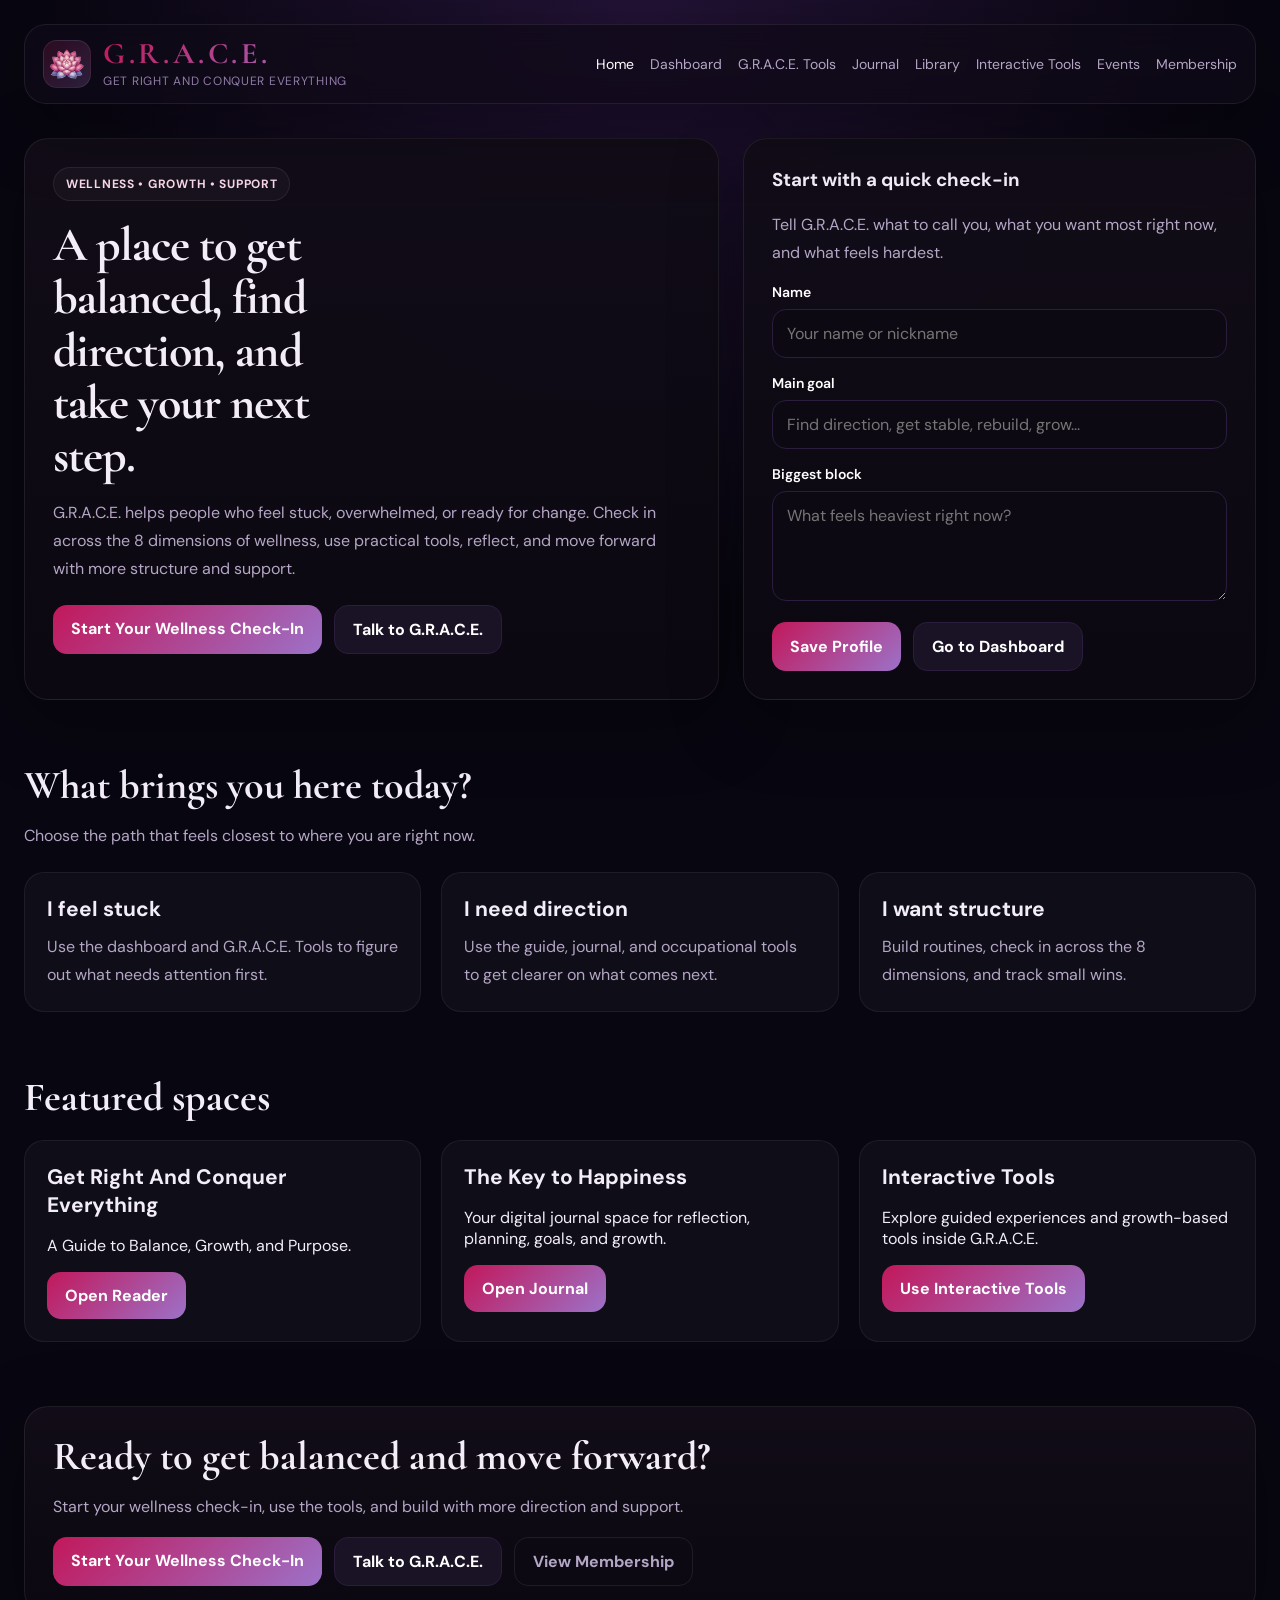
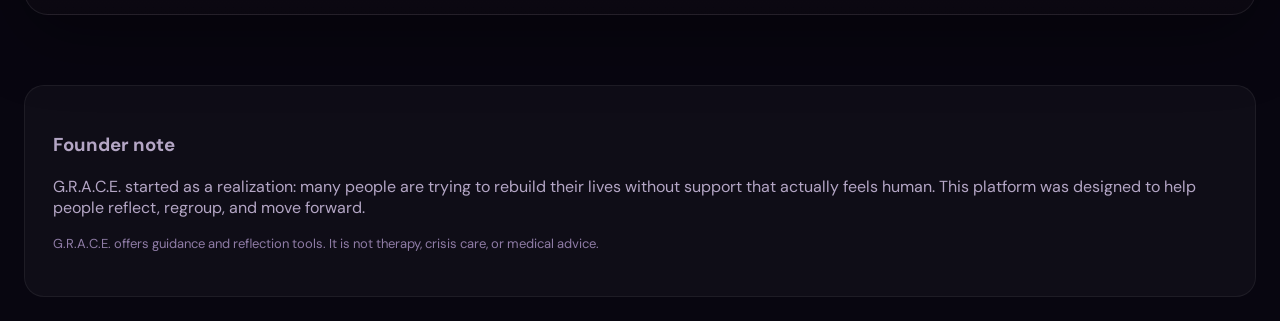
<file: index.html>
<!DOCTYPE html>
<html lang="en">
<head>
  <meta charset="UTF-8" />
  <meta name="viewport" content="width=device-width, initial-scale=1.0" />
  <title>G.R.A.C.E. | Get Right And Conquer Everything</title>
  <meta
    name="description"
    content="G.R.A.C.E. helps people find balance, direction, structure, and support through the 8 dimensions of wellness, practical tools, and guided reflection."
  />
  <link rel="preconnect" href="https://fonts.googleapis.com" />
  <link rel="preconnect" href="https://fonts.gstatic.com" crossorigin />
  <link
    href="https://fonts.googleapis.com/css2?family=Cormorant+Garamond:wght@500;600;700&family=DM+Sans:wght@400;500;700&display=swap"
    rel="stylesheet"
  />
  <link rel="stylesheet" href="styles.css" />
</head>
<body>
  <div id="statusMessage" class="status-message hidden"></div>

  <div class="page-wrap">
    <header class="topbar">
      <div class="brand">
        <div class="logo-wrap">
          <img src="logo.PNG" class="logo" alt="G.R.A.C.E. logo" />
        </div>
        <div>
          <h2 class="brand-title">G.R.A.C.E.</h2>
          <div class="brand-sub">Get Right And Conquer Everything</div>
        </div>
      </div>

      <nav class="nav">
        <a data-page="home" href="index.html">Home</a>
        <a data-page="dashboard" href="dashboard.html">Dashboard</a>
        <a data-page="tools" href="tools.html">G.R.A.C.E. Tools</a>
        <a data-page="journal" href="journal.html">Journal</a>
        <a data-page="library" href="library.html">Library</a>
        <a data-page="games" href="games.html">Interactive Tools</a>
        <a data-page="events" href="events.html">Events</a>
        <a data-page="membership" href="membership.html">Membership</a>
      </nav>
    </header>

    <section class="hero">
      <div class="card">
        <div class="eyebrow">Wellness • Growth • Support</div>
        <h1 class="hero-title-sm">A place to get balanced, find direction, and take your next step.</h1>
        <p>
          G.R.A.C.E. helps people who feel stuck, overwhelmed, or ready for change.
          Check in across the 8 dimensions of wellness, use practical tools, reflect,
          and move forward with more structure and support.
        </p>

        <div class="btn-row mt-22">
          <a class="btn btn-primary" href="dashboard.html">Start Your Wellness Check-In</a>
          <a class="btn btn-secondary" href="tools.html">Talk to G.R.A.C.E.</a>
        </div>
      </div>

      <div class="card">
        <h3 class="mt-0">Start with a quick check-in</h3>
        <p>Tell G.R.A.C.E. what to call you, what you want most right now, and what feels hardest.</p>

        <label class="field">
          <span>Name</span>
          <input id="profileName" class="input" type="text" placeholder="Your name or nickname" />
        </label>

        <label class="field">
          <span>Main goal</span>
          <input id="profileGoal" class="input" type="text" placeholder="Find direction, get stable, rebuild, grow..." />
        </label>

        <label class="field">
          <span>Biggest block</span>
          <textarea id="profileBlock" class="textarea" placeholder="What feels heaviest right now?"></textarea>
        </label>

        <div class="btn-row">
          <button class="btn btn-primary" id="saveProfileBtn" type="button">Save Profile</button>
          <a class="btn btn-secondary" href="dashboard.html">Go to Dashboard</a>
        </div>
      </div>
    </section>

    <section class="section">
      <div class="section-head">
        <h2>What brings you here today?</h2>
        <p>Choose the path that feels closest to where you are right now.</p>
      </div>

      <div class="grid-3">
        <a class="feature-link-card" href="tools.html?start=I%20feel%20stuck">
          <h3>I feel stuck</h3>
          <p>Use the dashboard and G.R.A.C.E. Tools to figure out what needs attention first.</p>
        </a>

        <a class="feature-link-card" href="tools.html?start=I%20need%20direction">
          <h3>I need direction</h3>
          <p>Use the guide, journal, and occupational tools to get clearer on what comes next.</p>
        </a>

        <a class="feature-link-card" href="tools.html?start=I%20want%20structure">
          <h3>I want structure</h3>
          <p>Build routines, check in across the 8 dimensions, and track small wins.</p>
        </a>
      </div>
    </section>

    <section class="section">
      <div class="section-head">
        <h2>Featured spaces</h2>
      </div>

      <div class="grid-3">
        <div class="reader-card">
          <h3>Get Right And Conquer Everything</h3>
          <p>A Guide to Balance, Growth, and Purpose.</p>
          <div class="btn-row">
            <a class="btn btn-primary" href="guide.html">Open Reader</a>
          </div>
        </div>

        <div class="reader-card">
          <h3>The Key to Happiness</h3>
          <p>Your digital journal space for reflection, planning, goals, and growth.</p>
          <div class="btn-row">
            <a class="btn btn-primary" href="journal.html">Open Journal</a>
          </div>
        </div>

        <div class="game-card">
          <h3>Interactive Tools</h3>
          <p>Explore guided experiences and growth-based tools inside G.R.A.C.E.</p>
          <div class="btn-row">
            <a class="btn btn-primary" href="games.html">Use Interactive Tools</a>
          </div>
        </div>
      </div>
    </section>

    <section class="section">
      <div class="card">
        <div class="section-head mb-14">
          <h2>Ready to get balanced and move forward?</h2>
          <p>Start your wellness check-in, use the tools, and build with more direction and support.</p>
        </div>

        <div class="btn-row">
          <a class="btn btn-primary" href="dashboard.html">Start Your Wellness Check-In</a>
          <a class="btn btn-secondary" href="tools.html">Talk to G.R.A.C.E.</a>
          <a class="btn btn-ghost" href="membership.html">View Membership</a>
        </div>
      </div>
    </section>

    <footer class="footer">
      <h3>Founder note</h3>
      <p>
        G.R.A.C.E. started as a realization: many people are trying to rebuild their lives
        without support that actually feels human. This platform was designed to help people
        reflect, regroup, and move forward.
      </p>
      <p class="small">
        G.R.A.C.E. offers guidance and reflection tools. It is not therapy, crisis care, or medical advice.
      </p>
    </footer>
  </div>

  <script src="data.js"></script>
  <script src="app.js"></script>
</body>
</html>
</file>
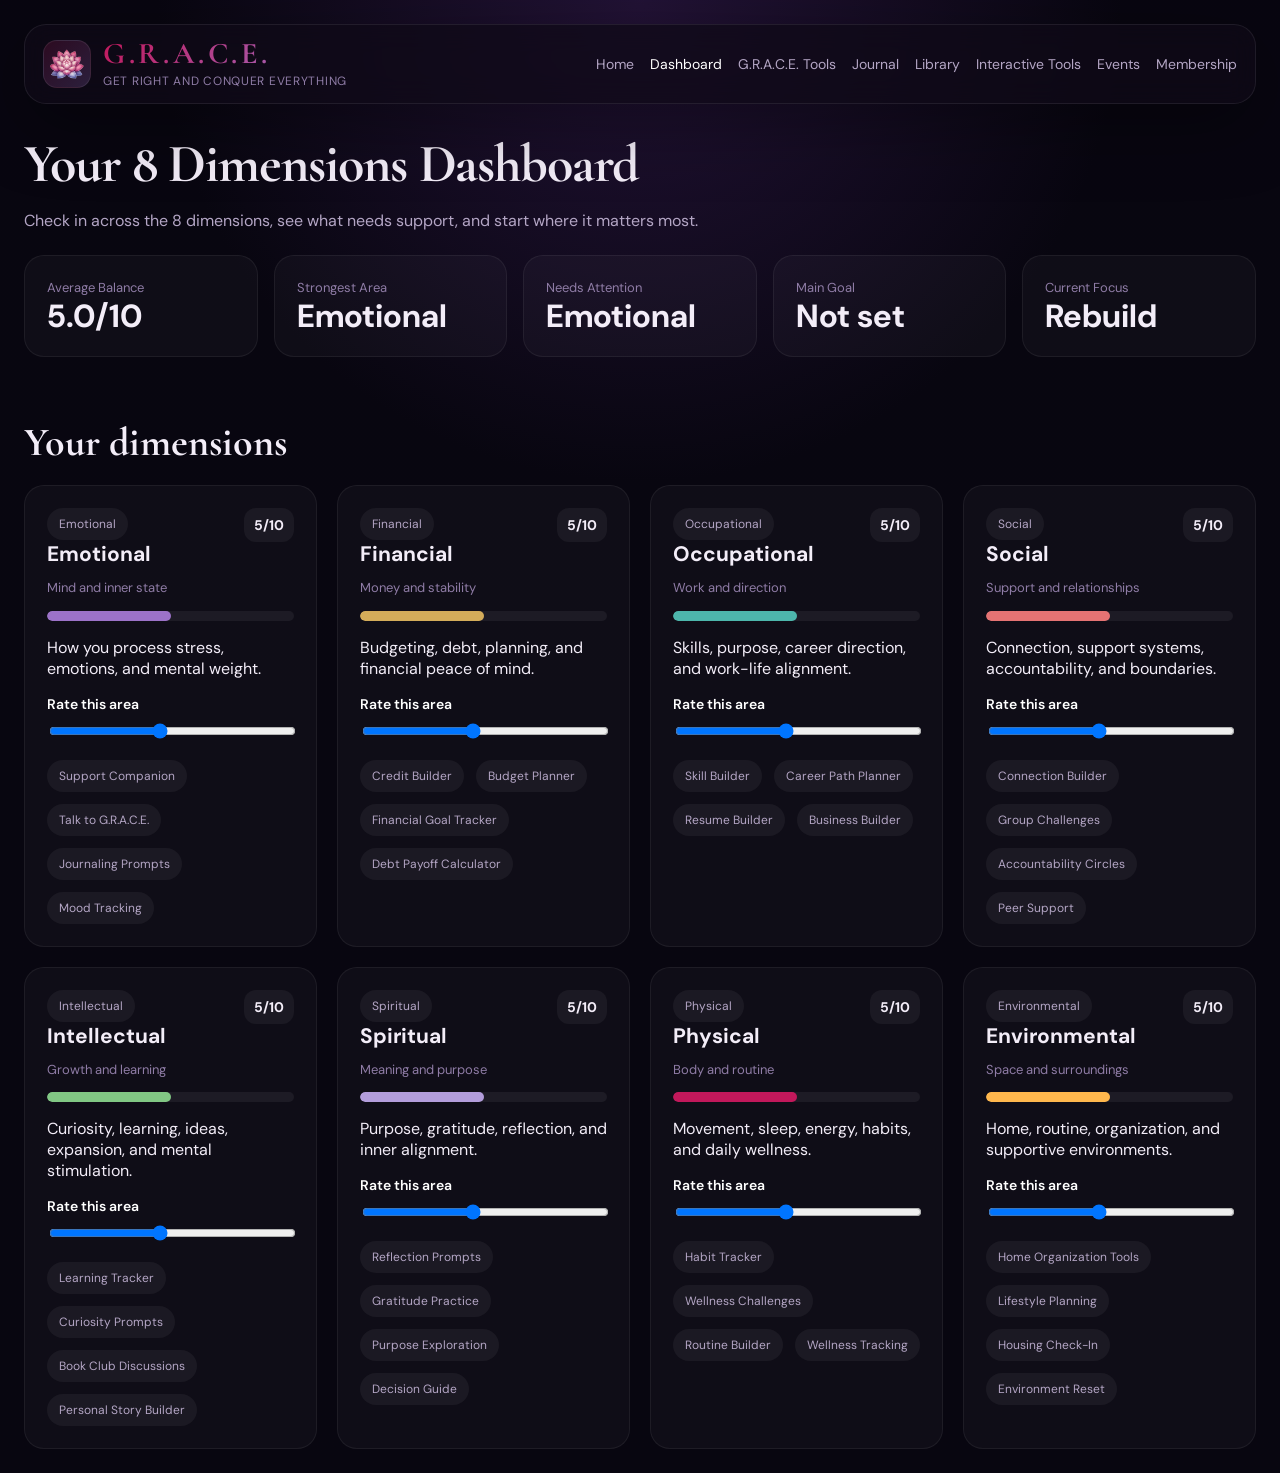
<file: dashboard.html>
<!DOCTYPE html>
<html lang="en">
<head>
  <meta charset="UTF-8" />
  <meta name="viewport" content="width=device-width, initial-scale=1.0" />
  <title>Dashboard | G.R.A.C.E.</title>
  <link rel="preconnect" href="https://fonts.googleapis.com" />
  <link rel="preconnect" href="https://fonts.gstatic.com" crossorigin />
  <link
    href="https://fonts.googleapis.com/css2?family=Cormorant+Garamond:wght@500;600;700&family=DM+Sans:wght@400;500;700&display=swap"
    rel="stylesheet"
  />
  <link rel="stylesheet" href="styles.css" />
</head>
<body>
  <div id="statusMessage" class="status-message hidden"></div>

  <div class="page-wrap">
    <header class="topbar">
      <div class="brand">
        <div class="logo-wrap">
          <img src="logo.PNG" class="logo" alt="G.R.A.C.E. logo" />
        </div>
        <div>
          <h2 class="brand-title">G.R.A.C.E.</h2>
          <div class="brand-sub">Get Right And Conquer Everything</div>
        </div>
      </div>

      <nav class="nav">
        <a data-page="home" href="index.html">Home</a>
        <a data-page="dashboard" href="dashboard.html">Dashboard</a>
        <a data-page="tools" href="tools.html">G.R.A.C.E. Tools</a>
        <a data-page="journal" href="journal.html">Journal</a>
        <a data-page="library" href="library.html">Library</a>
        <a data-page="games" href="games.html">Interactive Tools</a>
        <a data-page="events" href="events.html">Events</a>
        <a data-page="membership" href="membership.html">Membership</a>
      </nav>
    </header>

    <div class="page-head">
      <h1>Your 8 Dimensions Dashboard</h1>
      <p>Check in across the 8 dimensions, see what needs support, and start where it matters most.</p>
    </div>

    <div class="kpi-grid">
      <div class="kpi">
        <div class="small">Average Balance</div>
        <div class="metric" id="avgScore">5.0/10</div>
      </div>

      <div class="kpi">
        <div class="small">Strongest Area</div>
        <div class="metric" id="bestDimension">—</div>
      </div>

      <div class="kpi">
        <div class="small">Needs Attention</div>
        <div class="metric" id="lowestDimension">—</div>
      </div>

      <div class="kpi">
        <div class="small">Main Goal</div>
        <div class="metric" id="goalText">—</div>
      </div>

      <div class="kpi">
        <div class="small">Current Focus</div>
        <div class="metric">Rebuild</div>
      </div>
    </div>

    <section class="section">
      <div class="section-head">
        <h2>Your dimensions</h2>
      </div>
      <div id="dimensionGrid" class="dimension-grid"></div>
    </section>
  </div>

  <script src="data.js"></script>
  <script src="app.js"></script>
  <script>
    initSharedUI("dashboard");
    renderDashboard();
  </script>
</body>
</html>
</file>
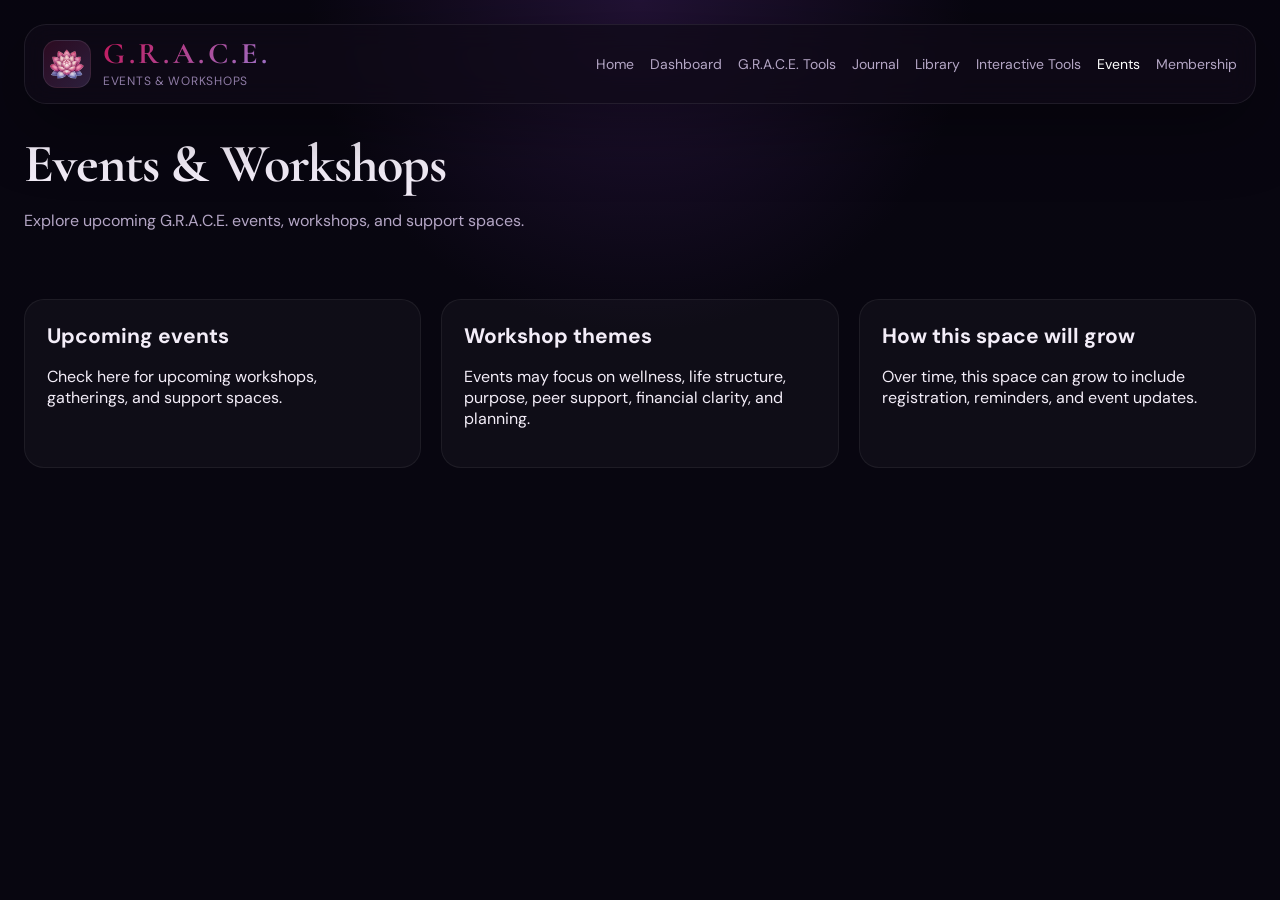
<file: events.html>
<!DOCTYPE html>
<html lang="en">
<head>
  <meta charset="UTF-8" />
  <meta name="viewport" content="width=device-width, initial-scale=1.0" />
  <title>Events | G.R.A.C.E.</title>
  <link rel="preconnect" href="https://fonts.googleapis.com" />
  <link rel="preconnect" href="https://fonts.gstatic.com" crossorigin />
  <link
    href="https://fonts.googleapis.com/css2?family=Cormorant+Garamond:wght@500;600;700&family=DM+Sans:wght@400;500;700&display=swap"
    rel="stylesheet"
  />
  <link rel="stylesheet" href="styles.css" />
</head>
<body>
  <div id="statusMessage" class="status-message hidden"></div>

  <div class="page-wrap">
    <header class="topbar">
      <div class="brand">
        <div class="logo-wrap">
          <img src="logo.PNG" class="logo" alt="G.R.A.C.E. logo" />
        </div>
        <div>
          <h2 class="brand-title">G.R.A.C.E.</h2>
          <div class="brand-sub">Events & Workshops</div>
        </div>
      </div>

      <nav class="nav">
        <a data-page="home" href="index.html">Home</a>
        <a data-page="dashboard" href="dashboard.html">Dashboard</a>
        <a data-page="tools" href="tools.html">G.R.A.C.E. Tools</a>
        <a data-page="journal" href="journal.html">Journal</a>
        <a data-page="library" href="library.html">Library</a>
        <a data-page="games" href="games.html">Interactive Tools</a>
        <a data-page="events" href="events.html">Events</a>
        <a data-page="membership" href="membership.html">Membership</a>
      </nav>
    </header>

    <div class="page-head">
      <h1>Events & Workshops</h1>
      <p>Explore upcoming G.R.A.C.E. events, workshops, and support spaces.</p>
    </div>

    <section class="section">
      <div class="grid-3">
        <div class="mini-card">
          <h3>Upcoming events</h3>
          <p>Check here for upcoming workshops, gatherings, and support spaces.</p>
        </div>

        <div class="mini-card">
          <h3>Workshop themes</h3>
          <p>Events may focus on wellness, life structure, purpose, peer support, financial clarity, and planning.</p>
        </div>

        <div class="mini-card">
          <h3>How this space will grow</h3>
          <p>Over time, this space can grow to include registration, reminders, and event updates.</p>
        </div>
      </div>
    </section>
  </div>

  <script src="data.js"></script>
  <script src="app.js"></script>
  <script>
    initSharedUI("events");
  </script>
</body>
</html>
</file>
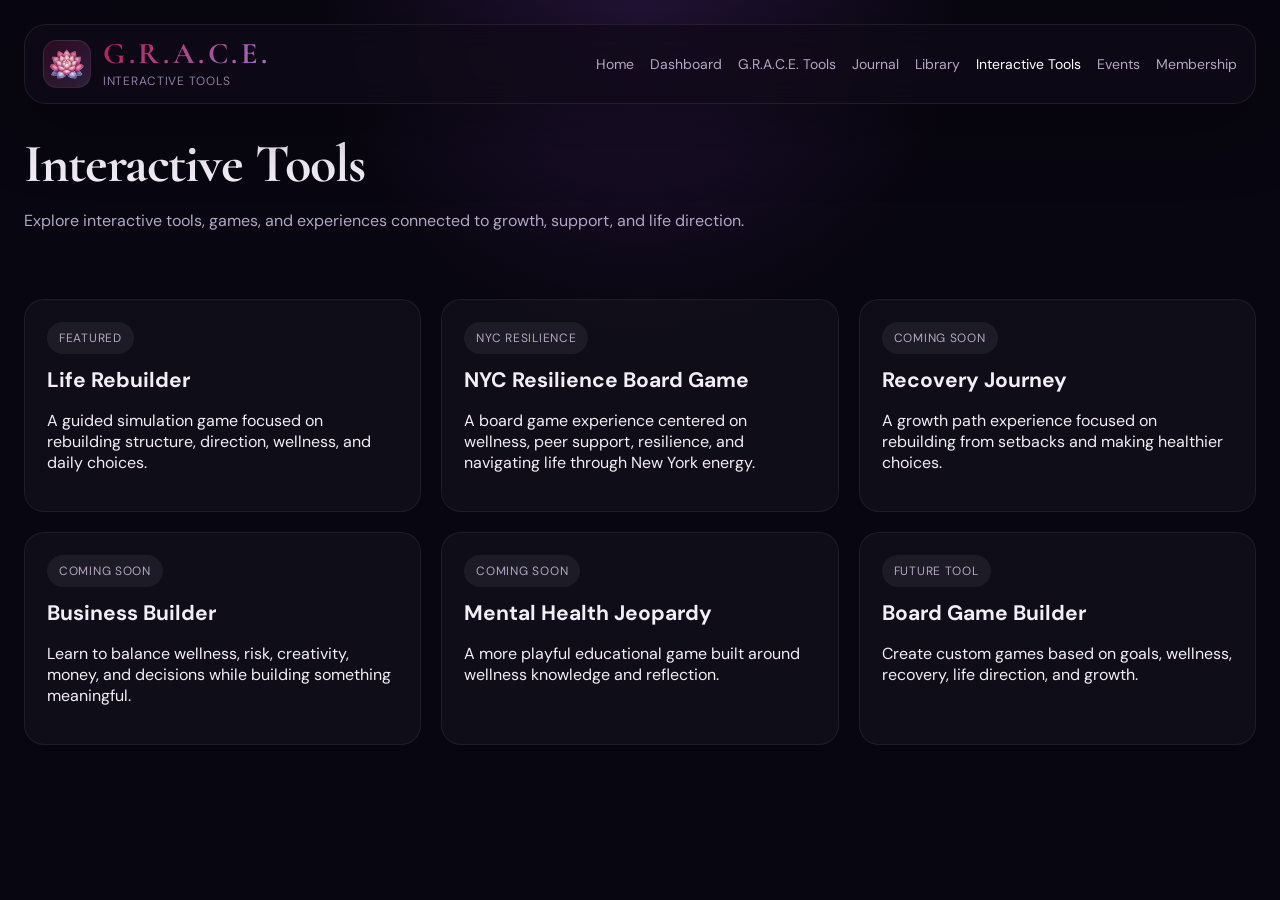
<file: games.html>
<!DOCTYPE html>
<html lang="en">
<head>
  <meta charset="UTF-8" />
  <meta name="viewport" content="width=device-width, initial-scale=1.0" />
  <title>Interactive Tools | G.R.A.C.E.</title>
  <link rel="preconnect" href="https://fonts.googleapis.com" />
  <link rel="preconnect" href="https://fonts.gstatic.com" crossorigin />
  <link
    href="https://fonts.googleapis.com/css2?family=Cormorant+Garamond:wght@500;600;700&family=DM+Sans:wght@400;500;700&display=swap"
    rel="stylesheet"
  />
  <link rel="stylesheet" href="styles.css" />
</head>
<body>
  <div id="statusMessage" class="status-message hidden"></div>

  <div class="page-wrap">
    <header class="topbar">
      <div class="brand">
        <div class="logo-wrap">
          <img src="logo.PNG" class="logo" alt="G.R.A.C.E. logo" />
        </div>
        <div>
          <h2 class="brand-title">G.R.A.C.E.</h2>
          <div class="brand-sub">Interactive Tools</div>
        </div>
      </div>

      <nav class="nav">
        <a data-page="home" href="index.html">Home</a>
        <a data-page="dashboard" href="dashboard.html">Dashboard</a>
        <a data-page="tools" href="tools.html">G.R.A.C.E. Tools</a>
        <a data-page="journal" href="journal.html">Journal</a>
        <a data-page="library" href="library.html">Library</a>
        <a data-page="games" href="games.html">Interactive Tools</a>
        <a data-page="events" href="events.html">Events</a>
        <a data-page="membership" href="membership.html">Membership</a>
      </nav>
    </header>

    <div class="page-head">
      <h1>Interactive Tools</h1>
      <p>Explore interactive tools, games, and experiences connected to growth, support, and life direction.</p>
    </div>

    <section class="section">
      <div class="grid-3">
        <div class="game-card">
          <div class="game-badge">Featured</div>
          <h3>Life Rebuilder</h3>
          <p>A guided simulation game focused on rebuilding structure, direction, wellness, and daily choices.</p>
        </div>

        <div class="game-card">
          <div class="game-badge">NYC Resilience</div>
          <h3>NYC Resilience Board Game</h3>
          <p>A board game experience centered on wellness, peer support, resilience, and navigating life through New York energy.</p>
        </div>

        <div class="game-card">
          <div class="game-badge">Coming Soon</div>
          <h3>Recovery Journey</h3>
          <p>A growth path experience focused on rebuilding from setbacks and making healthier choices.</p>
        </div>

        <div class="game-card">
          <div class="game-badge">Coming Soon</div>
          <h3>Business Builder</h3>
          <p>Learn to balance wellness, risk, creativity, money, and decisions while building something meaningful.</p>
        </div>

        <div class="game-card">
          <div class="game-badge">Coming Soon</div>
          <h3>Mental Health Jeopardy</h3>
          <p>A more playful educational game built around wellness knowledge and reflection.</p>
        </div>

        <div class="game-card">
          <div class="game-badge">Future Tool</div>
          <h3>Board Game Builder</h3>
          <p>Create custom games based on goals, wellness, recovery, life direction, and growth.</p>
        </div>
      </div>
    </section>
  </div>

  <script src="data.js"></script>
  <script src="app.js"></script>
  <script>
    initSharedUI("games");
  </script>
</body>
</html>
</file>
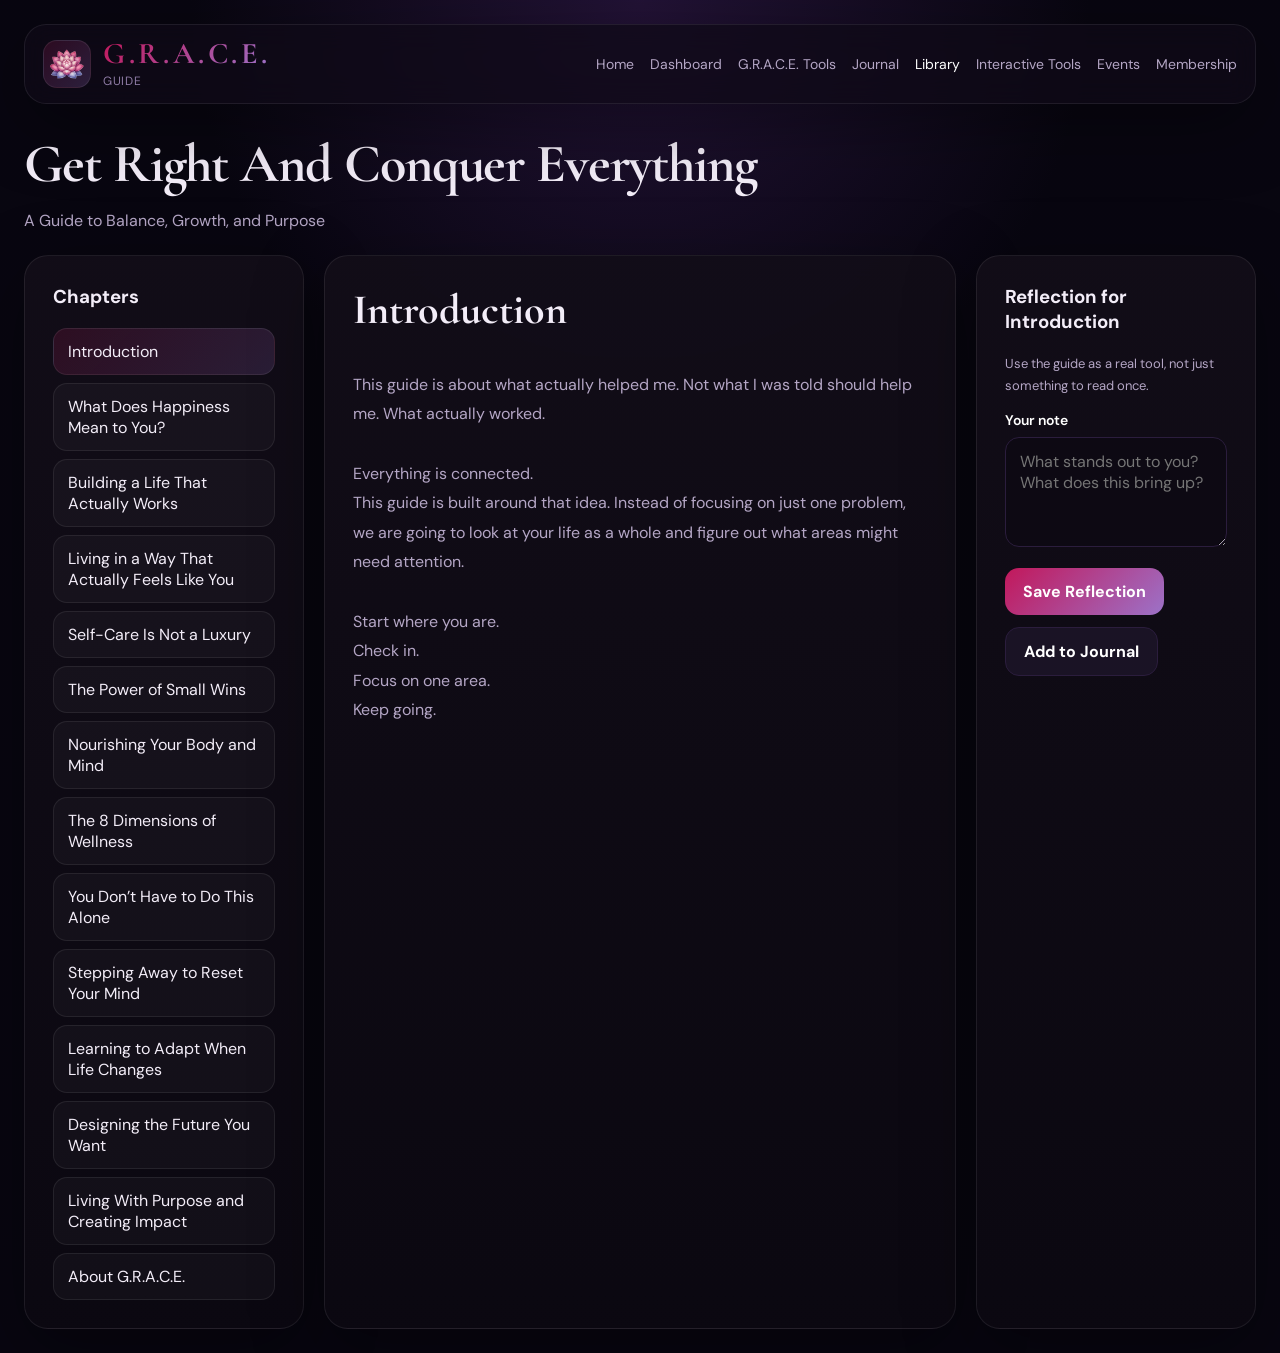
<file: guide.html>
<!DOCTYPE html>
<html lang="en">
<head>
  <meta charset="UTF-8" />
  <meta name="viewport" content="width=device-width, initial-scale=1.0" />
  <title>Get Right And Conquer Everything | G.R.A.C.E.</title>
  <link rel="preconnect" href="https://fonts.googleapis.com" />
  <link rel="preconnect" href="https://fonts.gstatic.com" crossorigin />
  <link
    href="https://fonts.googleapis.com/css2?family=Cormorant+Garamond:wght@500;600;700&family=DM+Sans:wght@400;500;700&display=swap"
    rel="stylesheet"
  />
  <link rel="stylesheet" href="styles.css" />
</head>
<body>
  <div id="statusMessage" class="status-message hidden"></div>

  <div class="page-wrap">
    <header class="topbar">
      <div class="brand">
        <div class="logo-wrap">
          <img src="logo.PNG" class="logo" alt="G.R.A.C.E. logo" />
        </div>
        <div>
          <h2 class="brand-title">G.R.A.C.E.</h2>
          <div class="brand-sub">Guide</div>
        </div>
      </div>

      <nav class="nav">
        <a data-page="home" href="index.html">Home</a>
        <a data-page="dashboard" href="dashboard.html">Dashboard</a>
        <a data-page="tools" href="tools.html">G.R.A.C.E. Tools</a>
        <a data-page="journal" href="journal.html">Journal</a>
        <a data-page="library" href="library.html">Library</a>
        <a data-page="games" href="games.html">Interactive Tools</a>
        <a data-page="events" href="events.html">Events</a>
        <a data-page="membership" href="membership.html">Membership</a>
      </nav>
    </header>

    <div class="page-head">
      <h1>Get Right And Conquer Everything</h1>
      <p>A Guide to Balance, Growth, and Purpose</p>
    </div>

    <section class="reader-layout">
      <aside class="reader-sidebar card">
        <h3 style="margin-top:0;">Chapters</h3>
        <div id="chapterList" class="chapter-list"></div>
      </aside>

      <main class="reader-main card">
        <h2 id="readerTitle">Introduction</h2>
        <div id="readerText" class="reader-text"></div>
      </main>

      <aside class="reader-actions card">
        <h3 id="promptTitle" style="margin-top:0;">Reflection</h3>
        <p class="small">Use the guide as a real tool, not just something to read once.</p>

        <label class="field">
          <span>Your note</span>
          <textarea
            id="guideNote"
            class="textarea"
            placeholder="What stands out to you? What does this bring up?"
          ></textarea>
        </label>

        <div class="btn-row">
          <button class="btn btn-primary" id="saveGuideNoteBtn">Save Reflection</button>
          <button class="btn btn-secondary" id="addToJournalBtn">Add to Journal</button>
        </div>
      </aside>
    </section>
  </div>

  <script src="data.js"></script>
  <script src="app.js"></script>
  <script>
    initSharedUI("library");
    renderGuideReader();
  </script>
</body>
</html>
</file>
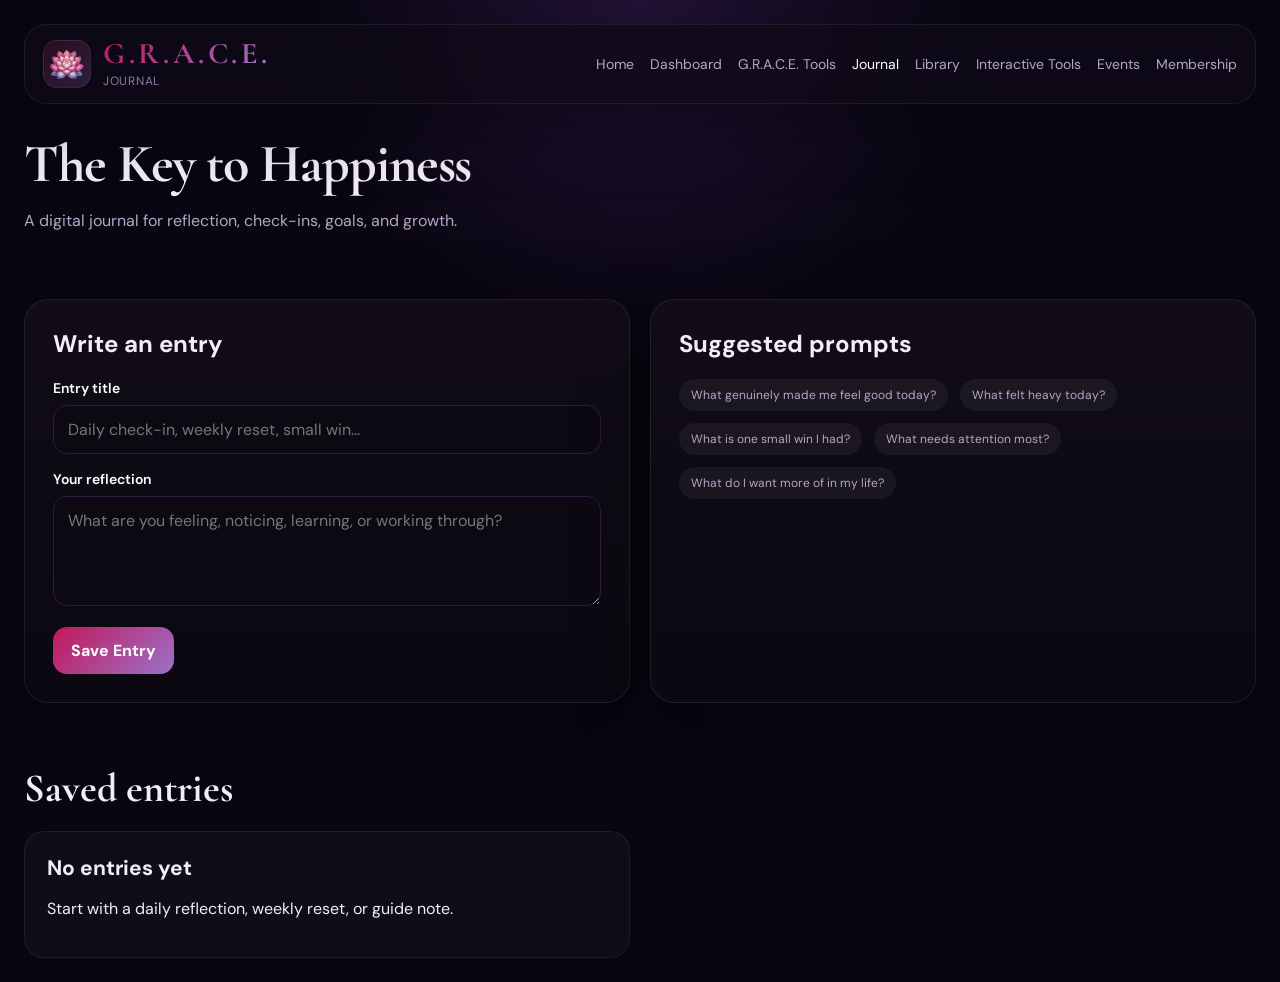
<file: journal.html>
<!DOCTYPE html>
<html lang="en">
<head>
  <meta charset="UTF-8" />
  <meta name="viewport" content="width=device-width, initial-scale=1.0" />
  <title>The Key to Happiness | G.R.A.C.E.</title>
  <link rel="preconnect" href="https://fonts.googleapis.com" />
  <link rel="preconnect" href="https://fonts.gstatic.com" crossorigin />
  <link
    href="https://fonts.googleapis.com/css2?family=Cormorant+Garamond:wght@500;600;700&family=DM+Sans:wght@400;500;700&display=swap"
    rel="stylesheet"
  />
  <link rel="stylesheet" href="styles.css" />
</head>
<body>
  <div id="statusMessage" class="status-message hidden"></div>

  <div class="page-wrap">
    <header class="topbar">
      <div class="brand">
        <div class="logo-wrap">
          <img src="logo.PNG" class="logo" alt="G.R.A.C.E. logo" />
        </div>
        <div>
          <h2 class="brand-title">G.R.A.C.E.</h2>
          <div class="brand-sub">Journal</div>
        </div>
      </div>

      <nav class="nav">
        <a data-page="home" href="index.html">Home</a>
        <a data-page="dashboard" href="dashboard.html">Dashboard</a>
        <a data-page="tools" href="tools.html">G.R.A.C.E. Tools</a>
        <a data-page="journal" href="journal.html">Journal</a>
        <a data-page="library" href="library.html">Library</a>
        <a data-page="games" href="games.html">Interactive Tools</a>
        <a data-page="events" href="events.html">Events</a>
        <a data-page="membership" href="membership.html">Membership</a>
      </nav>
    </header>

    <div class="page-head">
      <h1>The Key to Happiness</h1>
      <p>A digital journal for reflection, check-ins, goals, and growth.</p>
    </div>

    <section class="section">
      <div class="grid-2">
        <div class="card">
          <h2 style="margin-top:0;">Write an entry</h2>

          <label class="field">
            <span>Entry title</span>
            <input
              id="journalTitle"
              class="input"
              type="text"
              placeholder="Daily check-in, weekly reset, small win..."
            />
          </label>

          <label class="field">
            <span>Your reflection</span>
            <textarea
              id="journalText"
              class="textarea"
              placeholder="What are you feeling, noticing, learning, or working through?"
            ></textarea>
          </label>

          <div class="btn-row">
            <button class="btn btn-primary" id="saveJournalBtn">Save Entry</button>
          </div>
        </div>

        <div class="card">
          <h2 style="margin-top:0;">Suggested prompts</h2>
          <div class="tag-row">
            <span class="tag">What genuinely made me feel good today?</span>
            <span class="tag">What felt heavy today?</span>
            <span class="tag">What is one small win I had?</span>
            <span class="tag">What needs attention most?</span>
            <span class="tag">What do I want more of in my life?</span>
          </div>
        </div>
      </div>
    </section>

    <section class="section">
      <div class="section-head">
        <h2>Saved entries</h2>
      </div>
      <div id="journalEntries" class="grid-2"></div>
    </section>
  </div>

  <script src="data.js"></script>
  <script src="app.js"></script>
  <script>
    initSharedUI("journal");
    renderJournal();
  </script>
</body>
</html>
</file>
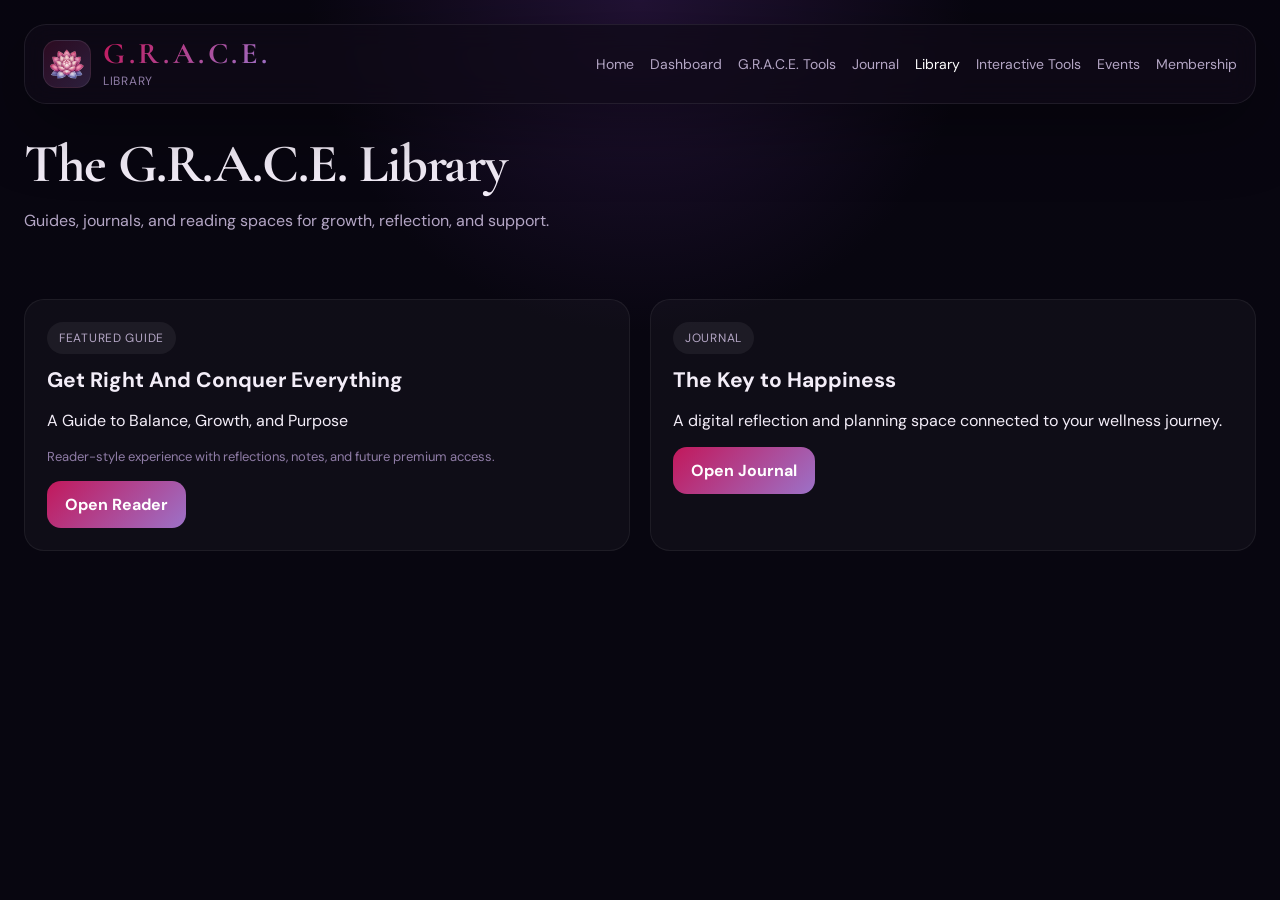
<file: library.html>
<!DOCTYPE html>
<html lang="en">
<head>
  <meta charset="UTF-8" />
  <meta name="viewport" content="width=device-width, initial-scale=1.0" />
  <title>Library | G.R.A.C.E.</title>
  <link rel="preconnect" href="https://fonts.googleapis.com" />
  <link rel="preconnect" href="https://fonts.gstatic.com" crossorigin />
  <link
    href="https://fonts.googleapis.com/css2?family=Cormorant+Garamond:wght@500;600;700&family=DM+Sans:wght@400;500;700&display=swap"
    rel="stylesheet"
  />
  <link rel="stylesheet" href="styles.css" />
</head>
<body>
  <div id="statusMessage" class="status-message hidden"></div>

  <div class="page-wrap">
    <header class="topbar">
      <div class="brand">
        <div class="logo-wrap">
          <img src="logo.PNG" class="logo" alt="G.R.A.C.E. logo" />
        </div>
        <div>
          <h2 class="brand-title">G.R.A.C.E.</h2>
          <div class="brand-sub">Library</div>
        </div>
      </div>

      <nav class="nav">
        <a data-page="home" href="index.html">Home</a>
        <a data-page="dashboard" href="dashboard.html">Dashboard</a>
        <a data-page="tools" href="tools.html">G.R.A.C.E. Tools</a>
        <a data-page="journal" href="journal.html">Journal</a>
        <a data-page="library" href="library.html">Library</a>
        <a data-page="games" href="games.html">Interactive Tools</a>
        <a data-page="events" href="events.html">Events</a>
        <a data-page="membership" href="membership.html">Membership</a>
      </nav>
    </header>

    <div class="page-head">
      <h1>The G.R.A.C.E. Library</h1>
      <p>Guides, journals, and reading spaces for growth, reflection, and support.</p>
    </div>

    <section class="section">
      <div id="libraryGrid" class="grid-2"></div>
    </section>
  </div>

  <script src="data.js"></script>
  <script src="app.js"></script>
  <script>
    initSharedUI("library");
    renderLibrary();
  </script>
</body>
</html>
</file>
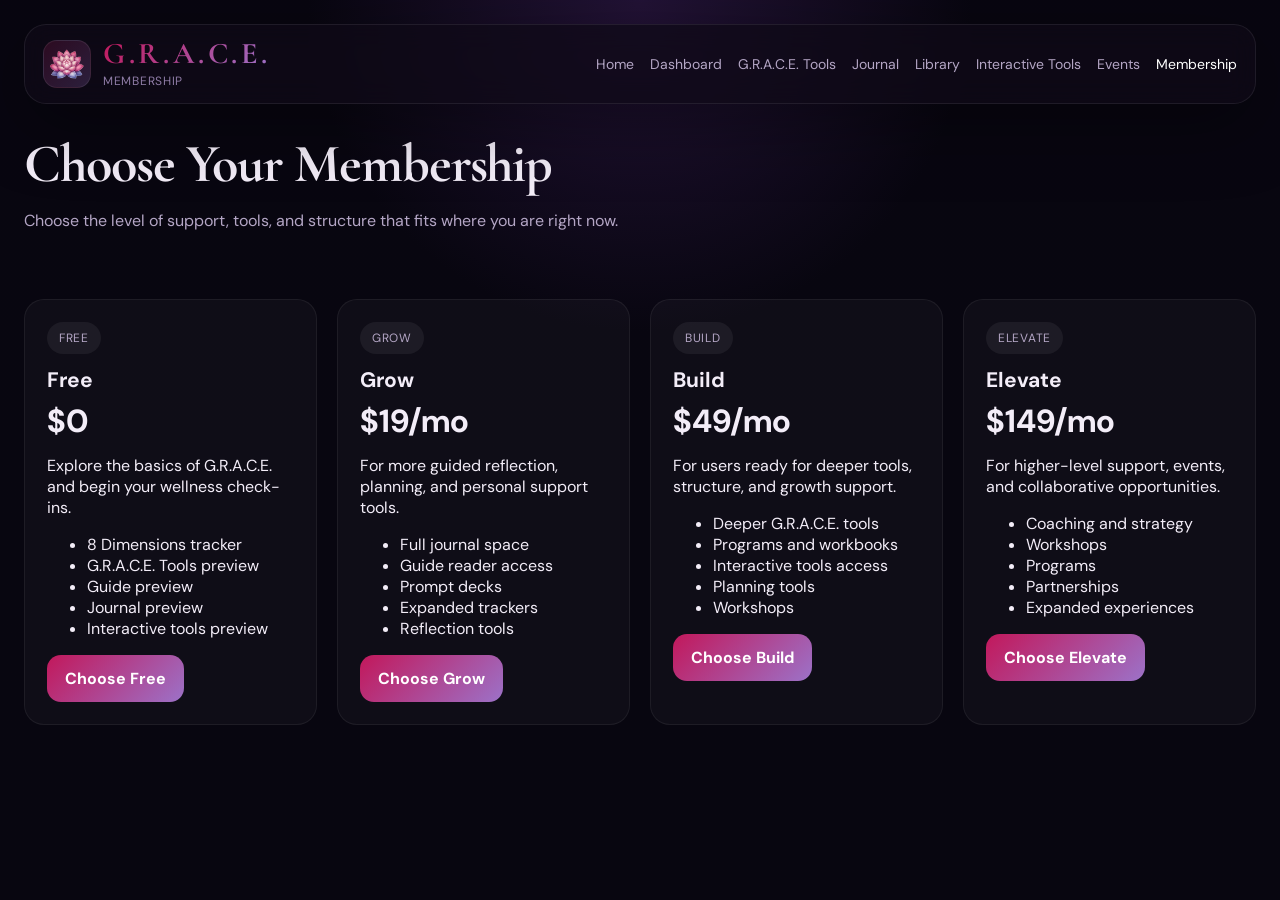
<file: membership.html>
<!DOCTYPE html>
<html lang="en">
<head>
  <meta charset="UTF-8" />
  <meta name="viewport" content="width=device-width, initial-scale=1.0" />
  <title>Membership | G.R.A.C.E.</title>
  <link rel="preconnect" href="https://fonts.googleapis.com" />
  <link rel="preconnect" href="https://fonts.gstatic.com" crossorigin />
  <link
    href="https://fonts.googleapis.com/css2?family=Cormorant+Garamond:wght@500;600;700&family=DM+Sans:wght@400;500;700&display=swap"
    rel="stylesheet"
  />
  <link rel="stylesheet" href="styles.css" />
</head>
<body>
  <div id="statusMessage" class="status-message hidden"></div>

  <div class="page-wrap">
    <header class="topbar">
      <div class="brand">
        <div class="logo-wrap">
          <img src="logo.PNG" class="logo" alt="G.R.A.C.E. logo" />
        </div>
        <div>
          <h2 class="brand-title">G.R.A.C.E.</h2>
          <div class="brand-sub">Membership</div>
        </div>
      </div>

      <nav class="nav">
        <a data-page="home" href="index.html">Home</a>
        <a data-page="dashboard" href="dashboard.html">Dashboard</a>
        <a data-page="tools" href="tools.html">G.R.A.C.E. Tools</a>
        <a data-page="journal" href="journal.html">Journal</a>
        <a data-page="library" href="library.html">Library</a>
        <a data-page="games" href="games.html">Interactive Tools</a>
        <a data-page="events" href="events.html">Events</a>
        <a data-page="membership" href="membership.html">Membership</a>
      </nav>
    </header>

    <div class="page-head">
      <h1>Choose Your Membership</h1>
      <p>Choose the level of support, tools, and structure that fits where you are right now.</p>
    </div>

    <section class="section">
      <div id="membershipGrid" class="grid-4"></div>
    </section>
  </div>

  <script src="data.js"></script>
  <script src="app.js"></script>
  <script>
    initSharedUI("membership");
    renderMemberships();
  </script>
</body>
</html>
</file>
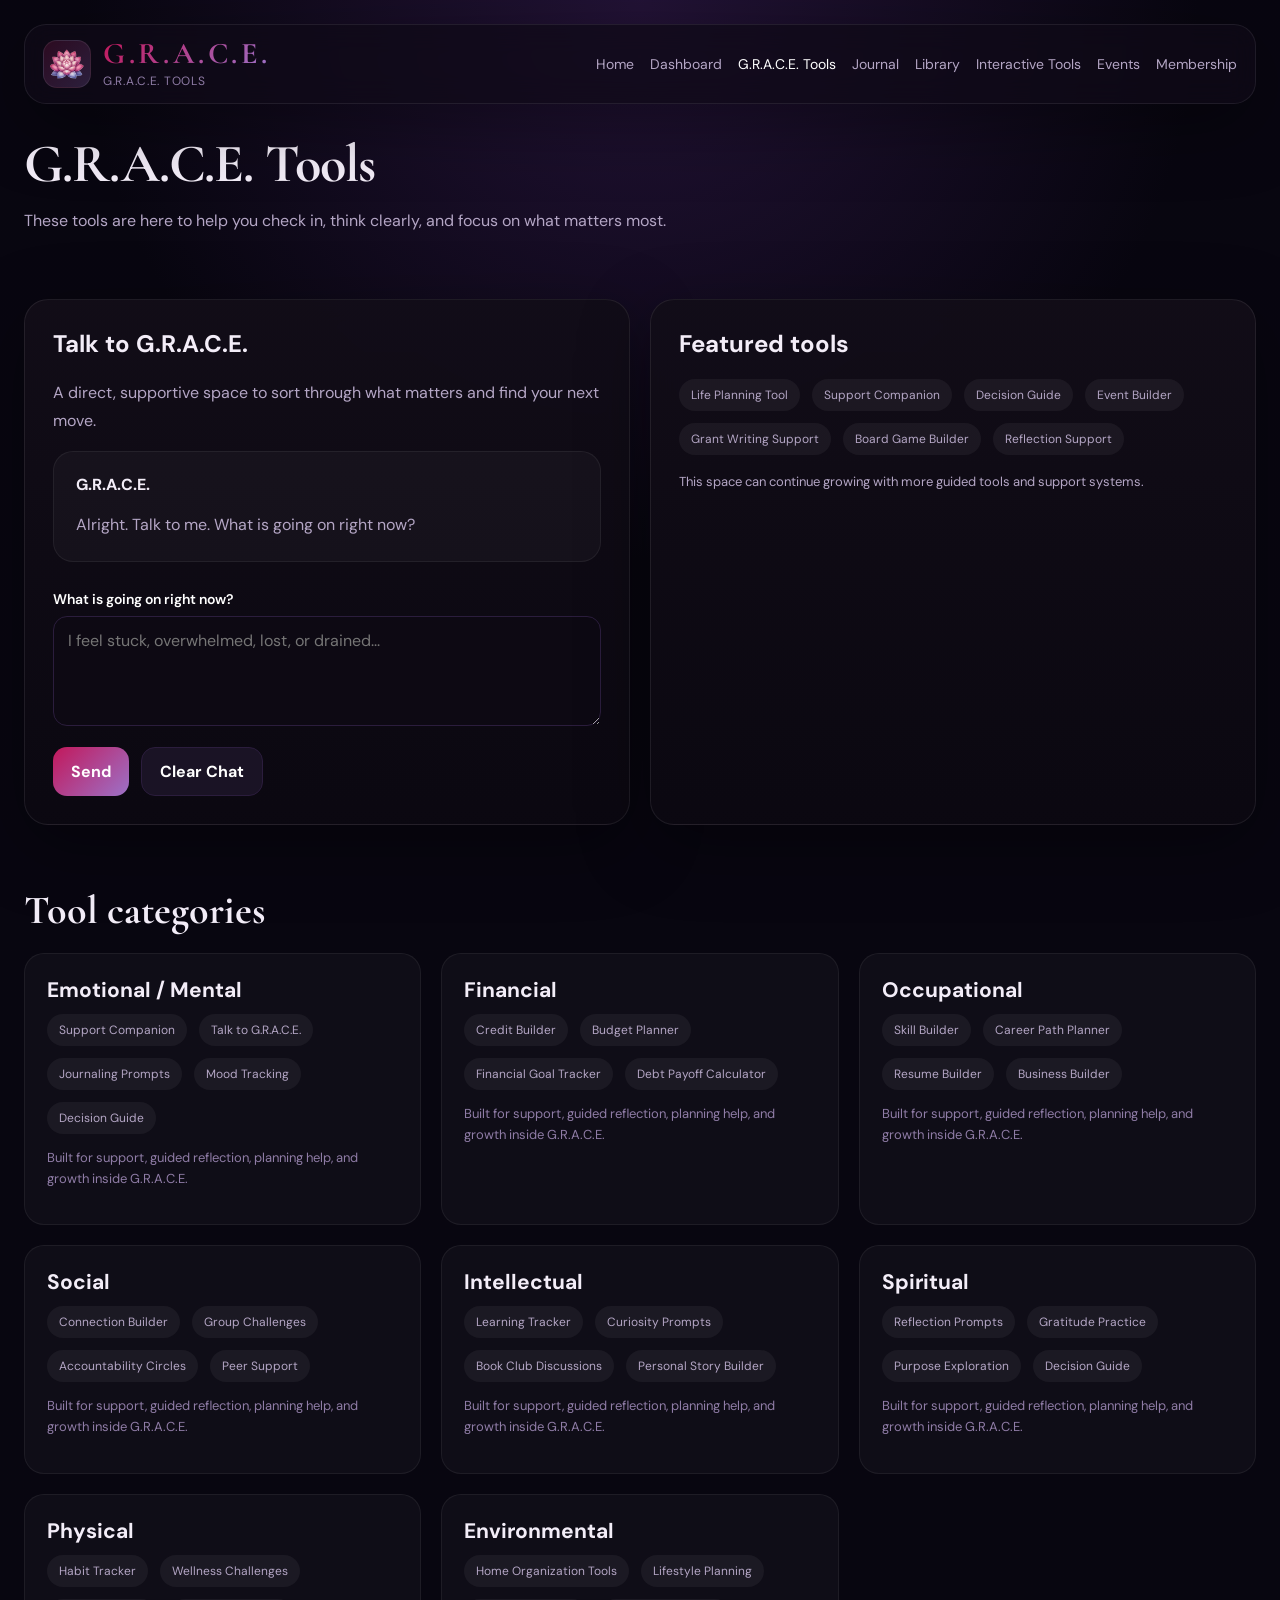
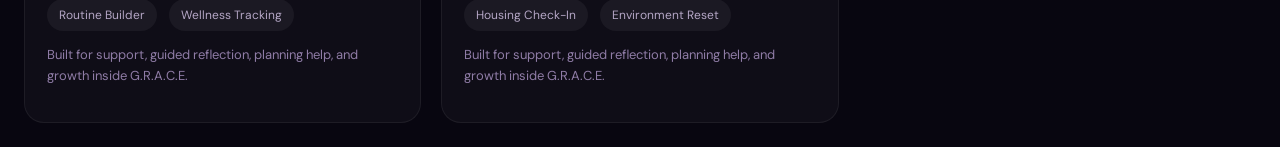
<file: tools.html>
<!DOCTYPE html>
<html lang="en">
<head>
  <meta charset="UTF-8" />
  <meta name="viewport" content="width=device-width, initial-scale=1.0" />
  <title>G.R.A.C.E. Tools | G.R.A.C.E.</title>
  <link rel="preconnect" href="https://fonts.googleapis.com" />
  <link rel="preconnect" href="https://fonts.gstatic.com" crossorigin />
  <link
    href="https://fonts.googleapis.com/css2?family=Cormorant+Garamond:wght@500;600;700&family=DM+Sans:wght@400;500;700&display=swap"
    rel="stylesheet"
  />
  <link rel="stylesheet" href="styles.css" />
</head>
<body>
  <div id="statusMessage" class="status-message hidden"></div>

  <div class="page-wrap">
    <header class="topbar">
      <div class="brand">
        <div class="logo-wrap">
          <img src="logo.PNG" class="logo" alt="G.R.A.C.E. logo" />
        </div>
        <div>
          <h2 class="brand-title">G.R.A.C.E.</h2>
          <div class="brand-sub">G.R.A.C.E. Tools</div>
        </div>
      </div>

      <nav class="nav">
        <a data-page="home" href="index.html">Home</a>
        <a data-page="dashboard" href="dashboard.html">Dashboard</a>
        <a data-page="tools" href="tools.html">G.R.A.C.E. Tools</a>
        <a data-page="journal" href="journal.html">Journal</a>
        <a data-page="library" href="library.html">Library</a>
        <a data-page="games" href="games.html">Interactive Tools</a>
        <a data-page="events" href="events.html">Events</a>
        <a data-page="membership" href="membership.html">Membership</a>
      </nav>
    </header>

    <div class="page-head">
      <h1>G.R.A.C.E. Tools</h1>
      <p>These tools are here to help you check in, think clearly, and focus on what matters most.</p>
    </div>

    <section class="section">
      <div class="grid-2">
        <div class="card">
          <h2 style="margin-top:0;">Talk to G.R.A.C.E.</h2>
          <p>A direct, supportive space to sort through what matters and find your next move.</p>

          <div id="chatMessages" style="max-height:360px; overflow:auto; margin:16px 0;"></div>

          <label class="field">
            <span>What is going on right now?</span>
            <textarea
              id="chatInput"
              class="textarea"
              placeholder="I feel stuck, overwhelmed, lost, or drained..."
            ></textarea>
          </label>

          <div class="btn-row">
            <button class="btn btn-primary" id="sendChatBtn" type="button">Send</button>
            <button class="btn btn-secondary" id="clearChatBtn" type="button">Clear Chat</button>
          </div>
        </div>

        <div class="card">
          <h2 style="margin-top:0;">Featured tools</h2>

          <div class="tag-row">
            <span class="tag">Life Planning Tool</span>
            <span class="tag">Support Companion</span>
            <span class="tag">Decision Guide</span>
            <span class="tag">Event Builder</span>
            <span class="tag">Grant Writing Support</span>
            <span class="tag">Board Game Builder</span>
            <span class="tag">Reflection Support</span>
          </div>

          <p class="small" style="margin-top:16px;">
            This space can continue growing with more guided tools and support systems.
          </p>
        </div>
      </div>
    </section>

    <section class="section">
      <div class="section-head">
        <h2>Tool categories</h2>
      </div>
      <div id="toolSections" class="grid-3"></div>
    </section>
  </div>

  <script src="data.js"></script>
  <script>
    const STORAGE_KEY = "grace-free-chat-v1";

    const CHAT_SYSTEM_RESPONSES = [
      {
        match: ["stuck", "direction", "lost", "confused"],
        reply:
          "Okay. I hear you.\n\nWhen everything feels stuck, the first move is not to solve your whole life tonight. It is to get clearer on what feels most off.\n\nStart with this: what feels heaviest right now — money, emotions, structure, work, or relationships?\n\nNext step: pick one area and answer that in one sentence."
      },
      {
        match: ["overwhelmed", "burnout", "stress", "too much"],
        reply:
          "Okay. I hear you.\n\nWhen you are overwhelmed, the goal is not to push harder. It is to slow things down enough to see what is actually going on.\n\nRight now, name the 3 things taking up the most energy.\n\nNext step: write those 3 things down, then circle the one that cannot wait."
      },
      {
        match: ["decision", "decide", "choice"],
        reply:
          "Alright. Let us slow it down.\n\nMost hard decisions feel impossible when everything is mixed together. Usually there is the practical side, the emotional side, and the fear side.\n\nWhat decision are you trying to make, and what are the top 2 options?\n\nNext step: tell me the options first, not the whole story."
      },
      {
        match: ["money", "rent", "debt", "financial", "bills"],
        reply:
          "Okay. Money stress can make everything feel louder.\n\nDo not judge the situation right now. Just get clear on it. What matters most first is what is urgent, what is due, and what can wait.\n\nNext step: list your top 3 money pressures in order."
      },
      {
        match: ["anxiety", "anxious", "depressed", "sad", "mental", "emotion", "crying"],
        reply:
          "Okay. I hear you.\n\nYou do not need to act like you are fine right now. Let us keep it simple.\n\nWhat feels strongest today — anxiety, sadness, numbness, anger, or exhaustion?\n\nNext step: name which one is leading today."
      },
      {
        match: ["relationship", "partner", "family", "friend", "lonely", "people"],
        reply:
          "Okay. Relationships can throw everything off when they feel heavy.\n\nRight now, do not try to fix the whole relationship at once. Get clearer on what is hurting most.\n\nNext step: say in one sentence what feels hardest in that relationship right now."
      },
      {
        match: ["work", "job", "career", "purpose"],
        reply:
          "Okay. Let us slow that down.\n\nSometimes the job problem is really a money problem, a burnout problem, or a direction problem.\n\nNext step: tell me which feels truest right now — you need stability, you need rest, or you need a new direction."
      },
      {
        match: ["tired", "exhausted", "drained", "burned out"],
        reply:
          "Okay. I hear you.\n\nWhen you are drained, the goal is not to force a perfect plan. The goal is to reduce pressure and get clearer.\n\nNext step: what is draining you most right now — people, work, money, your thoughts, or lack of rest?"
      }
    ];

    function escapeHtml(str) {
      return String(str)
        .replaceAll("&", "&amp;")
        .replaceAll("<", "&lt;")
        .replaceAll(">", "&gt;")
        .replaceAll('"', "&quot;")
        .replaceAll("'", "&#039;");
    }

    function showStatus(message) {
      const el = document.getElementById("statusMessage");
      if (!el) return;
      el.textContent = message;
      el.classList.remove("hidden");
      clearTimeout(showStatus._timer);
      showStatus._timer = setTimeout(() => el.classList.add("hidden"), 2500);
    }

    function renderTools() {
      const wrap = document.getElementById("toolSections");
      if (!wrap || typeof TOOL_SECTIONS === "undefined") return;

      wrap.innerHTML = TOOL_SECTIONS.map((section) => `
        <div class="tool-card">
          <h3>${escapeHtml(section.title)}</h3>
          <div class="tag-row">
            ${section.items.map((item) => `<span class="tag">${escapeHtml(item)}</span>`).join("")}
          </div>
          <p class="small" style="margin-top:14px;">Built for support, guided reflection, planning help, and growth inside G.R.A.C.E.</p>
        </div>
      `).join("");
    }

    function loadChatHistory() {
      try {
        const raw = localStorage.getItem(STORAGE_KEY);
        return raw ? JSON.parse(raw) : [];
      } catch {
        return [];
      }
    }

    function saveChatHistory(history) {
      localStorage.setItem(STORAGE_KEY, JSON.stringify(history));
    }

    let chatHistory = loadChatHistory();

    function addChatMessage(role, text, save = true) {
      const wrap = document.getElementById("chatMessages");
      const bubble = document.createElement("div");
      bubble.className = "mini-card";
      bubble.style.marginBottom = "12px";
      bubble.innerHTML = `<strong>${role === "user" ? "You" : "G.R.A.C.E."}</strong><p style="margin-bottom:0; white-space:pre-wrap;">${escapeHtml(text)}</p>`;
      wrap.appendChild(bubble);
      wrap.scrollTop = wrap.scrollHeight;

      if (save) {
        chatHistory.push({ role, text });
        chatHistory = chatHistory.slice(-30);
        saveChatHistory(chatHistory);
      }
    }

    function restoreChatHistory() {
      const wrap = document.getElementById("chatMessages");
      wrap.innerHTML = "";

      if (!chatHistory.length) {
        addChatMessage("assistant", "Alright. Talk to me. What is going on right now?", false);
        return;
      }

      chatHistory.forEach((msg) => addChatMessage(msg.role, msg.text, false));
    }

    function generateGraceReply(text) {
      const lower = text.toLowerCase();

      for (const item of CHAT_SYSTEM_RESPONSES) {
        if (item.match.some((keyword) => lower.includes(keyword))) {
          return item.reply;
        }
      }

      return "Okay. I hear you.\n\nYou do not need to solve everything right now. Let us slow it down and get clearer.\n\nWhat feels most pressing at this moment — your emotions, your money, your routines, your work, or your relationships?\n\nNext step: answer with just one of those.";
    }

    function sendGraceMessage(prefillText = null) {
      const input = document.getElementById("chatInput");
      const text = (prefillText ?? input.value).trim();
      if (!text) return;

      addChatMessage("user", text);
      input.value = "";

      const reply = generateGraceReply(text);
      addChatMessage("assistant", reply);
    }

    function clearChat() {
      chatHistory = [];
      saveChatHistory(chatHistory);
      const wrap = document.getElementById("chatMessages");
      wrap.innerHTML = "";
      addChatMessage("assistant", "Alright. Talk to me. What is going on right now?", false);
      showStatus("Chat cleared.");
    }

    function maybeStartFromHomepageChoice() {
      const params = new URLSearchParams(window.location.search);
      const start = params.get("start");

      if (!start) return;

      setTimeout(() => {
        sendGraceMessage(start);
      }, 150);
    }

    document.addEventListener("DOMContentLoaded", () => {
      renderTools();
      restoreChatHistory();

      document.querySelectorAll(".nav a").forEach((link) => {
        if (link.dataset.page === "tools") {
          link.classList.add("active");
        }
      });

      const sendBtn = document.getElementById("sendChatBtn");
      const clearBtn = document.getElementById("clearChatBtn");
      const chatInput = document.getElementById("chatInput");

      sendBtn.addEventListener("click", () => sendGraceMessage());
      clearBtn.addEventListener("click", clearChat);

      chatInput.addEventListener("keydown", (event) => {
        if (event.key === "Enter" && !event.shiftKey) {
          event.preventDefault();
          sendGraceMessage();
        }
      });

      maybeStartFromHomepageChoice();
    });
  </script>
</body>
</html>
</file>
<file: styles.css>
:root {
  --bg: #080610;
  --bg-soft: #100b17;
  --panel: rgba(18, 13, 24, 0.86);
  --panel-2: rgba(23, 16, 33, 0.92);
  --line: #2b1d3d;
  --line-soft: rgba(255, 255, 255, 0.08);
  --text: #f3edf8;
  --muted: #b4a6c5;
  --muted-2: #8f7ca6;
  --pink: #c2185b;
  --purple: #9c72c8;
  --lav: #b39ddb;
  --purple-soft: rgba(156, 114, 200, 0.15);
  --success: #7dd3a7;
  --warning: #f7c66f;
  --danger: #ff8b9e;
  --shadow: 0 20px 70px rgba(0, 0, 0, 0.35);
  --radius: 24px;
  --radius-sm: 18px;
  --max: 1280px;
}

* {
  box-sizing: border-box;
}

html {
  scroll-behavior: smooth;
}

body {
  margin: 0;
  color: var(--text);
  font-family: "DM Sans", sans-serif;
  background:
    radial-gradient(circle at top, rgba(80, 41, 124, 0.35) 0%, rgba(8, 6, 16, 0.95) 30%),
    linear-gradient(180deg, #0a0610 0%, #080610 100%);
  min-height: 100vh;
}

a {
  color: inherit;
  text-decoration: none;
}

img {
  display: block;
  max-width: 100%;
}

button,
input,
textarea,
select {
  font: inherit;
}

button {
  cursor: pointer;
}

a:focus-visible,
button:focus-visible,
input:focus-visible,
textarea:focus-visible,
select:focus-visible {
  outline: 3px solid #fff;
  outline-offset: 3px;
}

.page-wrap {
  max-width: var(--max);
  margin: 0 auto;
  padding: 24px;
}

.topbar {
  position: sticky;
  top: 12px;
  z-index: 100;
  display: flex;
  align-items: center;
  justify-content: space-between;
  gap: 20px;
  padding: 14px 18px;
  margin-bottom: 34px;
  border: 1px solid var(--line-soft);
  border-radius: 22px;
  background: rgba(15, 10, 23, 0.75);
  backdrop-filter: blur(14px);
  box-shadow: var(--shadow);
}

.brand {
  display: flex;
  align-items: center;
  gap: 12px;
  min-width: 0;
}

.logo-wrap {
  width: 48px;
  height: 48px;
  border-radius: 14px;
  display: grid;
  place-items: center;
  background: linear-gradient(135deg, rgba(194, 24, 91, 0.18), rgba(156, 114, 200, 0.22));
  border: 1px solid rgba(255, 255, 255, 0.08);
  flex-shrink: 0;
}

.logo {
  width: 34px;
  height: 34px;
  object-fit: contain;
}

.brand-title {
  margin: 0;
  font-family: "Cormorant Garamond", serif;
  font-size: 30px;
  line-height: 1;
  letter-spacing: 0.12em;
  background: linear-gradient(135deg, var(--pink), var(--purple));
  -webkit-background-clip: text;
  -webkit-text-fill-color: transparent;
}

.brand-sub {
  margin: 4px 0 0;
  font-size: 12px;
  color: var(--muted-2);
  letter-spacing: 0.06em;
  text-transform: uppercase;
}

.nav {
  display: flex;
  gap: 16px;
  flex-wrap: wrap;
  color: var(--muted);
  font-size: 14px;
}

.nav a:hover,
.nav a.active {
  color: #fff;
}

.nav-tools {
  display: flex;
  gap: 10px;
  align-items: center;
}

.card,
.panel,
.glass {
  background: linear-gradient(180deg, rgba(18, 13, 24, 0.96), rgba(11, 8, 17, 0.98));
  border: 1px solid var(--line-soft);
  border-radius: var(--radius);
  padding: 28px;
  box-shadow: var(--shadow);
  backdrop-filter: blur(12px);
}

.hero {
  display: grid;
  grid-template-columns: 1.15fr 0.85fr;
  gap: 24px;
  align-items: stretch;
}

.hero h1,
.page-head h1 {
  margin: 0 0 16px;
  font-family: "Cormorant Garamond", serif;
  font-size: 54px;
  line-height: 0.98;
  letter-spacing: -0.02em;
}

.hero-title-sm {
  font-size: clamp(2rem, 4vw, 3rem) !important;
  line-height: 1.1 !important;
  max-width: 12ch;
}

.hero p,
.page-head p,
.section-head p,
.card p {
  color: var(--muted);
  line-height: 1.75;
}

.eyebrow {
  display: inline-flex;
  align-items: center;
  gap: 8px;
  margin-bottom: 18px;
  padding: 8px 12px;
  font-size: 12px;
  font-weight: 700;
  color: #f8d8e8;
  letter-spacing: 0.06em;
  text-transform: uppercase;
  border: 1px solid rgba(255, 255, 255, 0.08);
  border-radius: 999px;
  background: rgba(255, 255, 255, 0.03);
}

.grid-2,
.grid-3,
.grid-4,
.grid-5 {
  display: grid;
  gap: 20px;
}

.grid-2 { grid-template-columns: repeat(2, minmax(0, 1fr)); }
.grid-3 { grid-template-columns: repeat(3, minmax(0, 1fr)); }
.grid-4 { grid-template-columns: repeat(4, minmax(0, 1fr)); }
.grid-5 { grid-template-columns: repeat(5, minmax(0, 1fr)); }

.section {
  margin-top: 64px;
}

.section-head {
  max-width: 820px;
  margin-bottom: 22px;
}

.section-head h2 {
  margin: 0 0 10px;
  font-family: "Cormorant Garamond", serif;
  font-size: 40px;
  line-height: 1.05;
}

.mini-card,
.feature-card,
.tool-card,
.dimension-card,
.membership-card,
.reader-card,
.game-card {
  background: rgba(255, 255, 255, 0.03);
  border: 1px solid rgba(255, 255, 255, 0.06);
  border-radius: 20px;
  padding: 22px;
  height: 100%;
}

.mini-card h3,
.feature-card h3,
.tool-card h3,
.dimension-card h3,
.membership-card h3,
.reader-card h3,
.game-card h3 {
  margin: 0 0 10px;
  font-size: 21px;
}

.feature-link-card {
  display: block;
  background: rgba(255, 255, 255, 0.03);
  border: 1px solid rgba(255, 255, 255, 0.06);
  border-radius: 20px;
  padding: 22px;
  height: 100%;
  transition:
    transform 0.18s ease,
    border-color 0.18s ease,
    background 0.18s ease,
    box-shadow 0.18s ease;
}

.feature-link-card h3 {
  margin: 0 0 10px;
  font-size: 21px;
}

.feature-link-card p {
  color: var(--muted);
  line-height: 1.75;
  margin: 0;
}

.feature-link-card:hover {
  transform: translateY(-3px);
  background: linear-gradient(180deg, rgba(35, 24, 49, 0.95), rgba(18, 13, 24, 0.98));
  border-color: rgba(179, 157, 219, 0.35);
  box-shadow: 0 18px 40px rgba(0, 0, 0, 0.28);
}

.feature-link-card:focus-visible {
  outline: 3px solid #fff;
  outline-offset: 3px;
}

.btn-row,
.action-row,
.tag-row {
  display: flex;
  flex-wrap: wrap;
  gap: 12px;
}

.btn {
  appearance: none;
  border: none;
  border-radius: 14px;
  padding: 13px 18px;
  font-weight: 700;
  transition: transform 0.18s ease, opacity 0.18s ease;
}

.btn:hover {
  transform: translateY(-1px);
}

.btn-primary {
  color: #fff;
  background: linear-gradient(135deg, var(--pink), var(--purple));
}

.btn-secondary {
  color: #fff;
  background: #1a1325;
  border: 1px solid var(--line);
}

.btn-ghost {
  color: var(--muted);
  background: transparent;
  border: 1px solid rgba(255, 255, 255, 0.08);
}

.pill,
.tag {
  display: inline-flex;
  align-items: center;
  gap: 8px;
  padding: 8px 12px;
  border-radius: 999px;
  font-size: 12px;
  background: rgba(255, 255, 255, 0.05);
  color: var(--muted);
}

.trust-row {
  display: flex;
  flex-wrap: wrap;
  gap: 12px;
  margin-top: 22px;
}

.field {
  display: block;
  margin-bottom: 16px;
}

.field span {
  display: block;
  margin-bottom: 8px;
  font-size: 14px;
  font-weight: 600;
  color: #fff;
}

.input,
.textarea,
.select {
  width: 100%;
  padding: 13px 14px;
  border-radius: 14px;
  background: #0d0913;
  color: #fff;
  border: 1px solid #2b1d3d;
  outline: none;
}

.textarea {
  min-height: 110px;
  resize: vertical;
}

.range {
  width: 100%;
}

.metric {
  font-size: 32px;
  font-weight: 700;
  line-height: 1.1;
}

.small {
  font-size: 13px;
  color: var(--muted-2);
  line-height: 1.6;
}

.notice {
  border-radius: 16px;
  padding: 14px 16px;
  line-height: 1.7;
  background: rgba(247, 198, 111, 0.08);
  border: 1px solid rgba(247, 198, 111, 0.22);
  color: #f7ddb1;
}

.notice.success {
  background: rgba(125, 211, 167, 0.08);
  border-color: rgba(125, 211, 167, 0.22);
  color: #eafbf1;
}

.notice.danger {
  background: rgba(255, 139, 158, 0.08);
  border-color: rgba(255, 139, 158, 0.22);
  color: #ffe2e8;
}

.footer {
  margin-top: 70px;
  padding: 28px;
  border-radius: 20px;
  background: rgba(255, 255, 255, 0.03);
  border: 1px solid rgba(255, 255, 255, 0.06);
  color: var(--muted);
}

.page-head {
  margin-bottom: 20px;
}

.kpi-grid {
  display: grid;
  grid-template-columns: repeat(5, minmax(0, 1fr));
  gap: 16px;
}

.kpi {
  border-radius: 20px;
  padding: 22px;
  background: rgba(255, 255, 255, 0.03);
  border: 1px solid rgba(255, 255, 255, 0.06);
}

.dimension-grid {
  display: grid;
  grid-template-columns: repeat(4, minmax(0, 1fr));
  gap: 20px;
}

.dimension-score {
  font-size: 14px;
  font-weight: 700;
  padding: 8px 10px;
  border-radius: 12px;
  background: rgba(255, 255, 255, 0.05);
}

.progress-track {
  height: 10px;
  background: rgba(255, 255, 255, 0.06);
  border-radius: 999px;
  overflow: hidden;
  margin: 12px 0;
}

.progress-fill {
  height: 100%;
  border-radius: 999px;
}

.reader-layout {
  display: grid;
  grid-template-columns: 280px 1fr 280px;
  gap: 20px;
}

.reader-sidebar,
.reader-main,
.reader-actions {
  min-height: 60vh;
}

.chapter-list {
  display: grid;
  gap: 8px;
}

.chapter-btn {
  width: 100%;
  text-align: left;
  border: 1px solid rgba(255, 255, 255, 0.08);
  background: rgba(255, 255, 255, 0.03);
  color: var(--text);
  border-radius: 14px;
  padding: 12px 14px;
}

.chapter-btn.active {
  background: linear-gradient(135deg, rgba(194, 24, 91, 0.16), rgba(156, 114, 200, 0.18));
}

.reader-main h2 {
  margin-top: 0;
  font-family: "Cormorant Garamond", serif;
  font-size: 42px;
}

.reader-text {
  line-height: 1.85;
  color: var(--muted);
  white-space: pre-wrap;
}

.game-badge,
.member-badge {
  display: inline-block;
  margin-bottom: 12px;
  padding: 8px 12px;
  border-radius: 999px;
  background: rgba(255, 255, 255, 0.06);
  font-size: 12px;
  text-transform: uppercase;
  letter-spacing: 0.06em;
  color: var(--muted);
}

.status-message {
  position: fixed;
  right: 20px;
  bottom: 20px;
  padding: 12px 16px;
  background: #1a1325;
  border: 1px solid var(--line);
  color: var(--text);
  box-shadow: var(--shadow);
  z-index: 999;
  border-radius: 14px;
}

.hidden {
  display: none !important;
}

.mt-0 {
  margin-top: 0 !important;
}

.mt-22 {
  margin-top: 22px !important;
}

.mb-14 {
  margin-bottom: 14px !important;
}

@media (max-width: 1150px) {
  .dimension-grid { grid-template-columns: repeat(2, minmax(0, 1fr)); }
  .kpi-grid { grid-template-columns: repeat(2, minmax(0, 1fr)); }
  .grid-4 { grid-template-columns: repeat(2, minmax(0, 1fr)); }
  .grid-5 { grid-template-columns: repeat(2, minmax(0, 1fr)); }
  .reader-layout { grid-template-columns: 1fr; }
}

@media (max-width: 980px) {
  .topbar {
    align-items: flex-start;
    flex-direction: column;
  }

  .nav {
    display: flex;
    width: 100%;
    overflow-x: auto;
    overflow-y: hidden;
    flex-wrap: nowrap;
    gap: 12px;
    padding-bottom: 4px;
    -webkit-overflow-scrolling: touch;
    scrollbar-width: thin;
  }

  .nav a {
    white-space: nowrap;
    flex: 0 0 auto;
  }

  .hero,
  .grid-2,
  .grid-3,
  .grid-4,
  .grid-5,
  .dimension-grid {
    grid-template-columns: 1fr;
  }

  .hero h1,
  .page-head h1 {
    font-size: 42px;
  }

  .hero-title-sm {
    max-width: none;
  }
}

@media (max-width: 640px) {
  .page-wrap {
    padding: 16px;
  }

  .card,
  .panel,
  .glass,
  .footer {
    padding: 20px;
  }

  .hero h1,
  .page-head h1 {
    font-size: 36px;
  }

  .section-head h2 {
    font-size: 34px;
  }

  .hero-title-sm {
    font-size: 2rem !important;
  }
}
</file>
